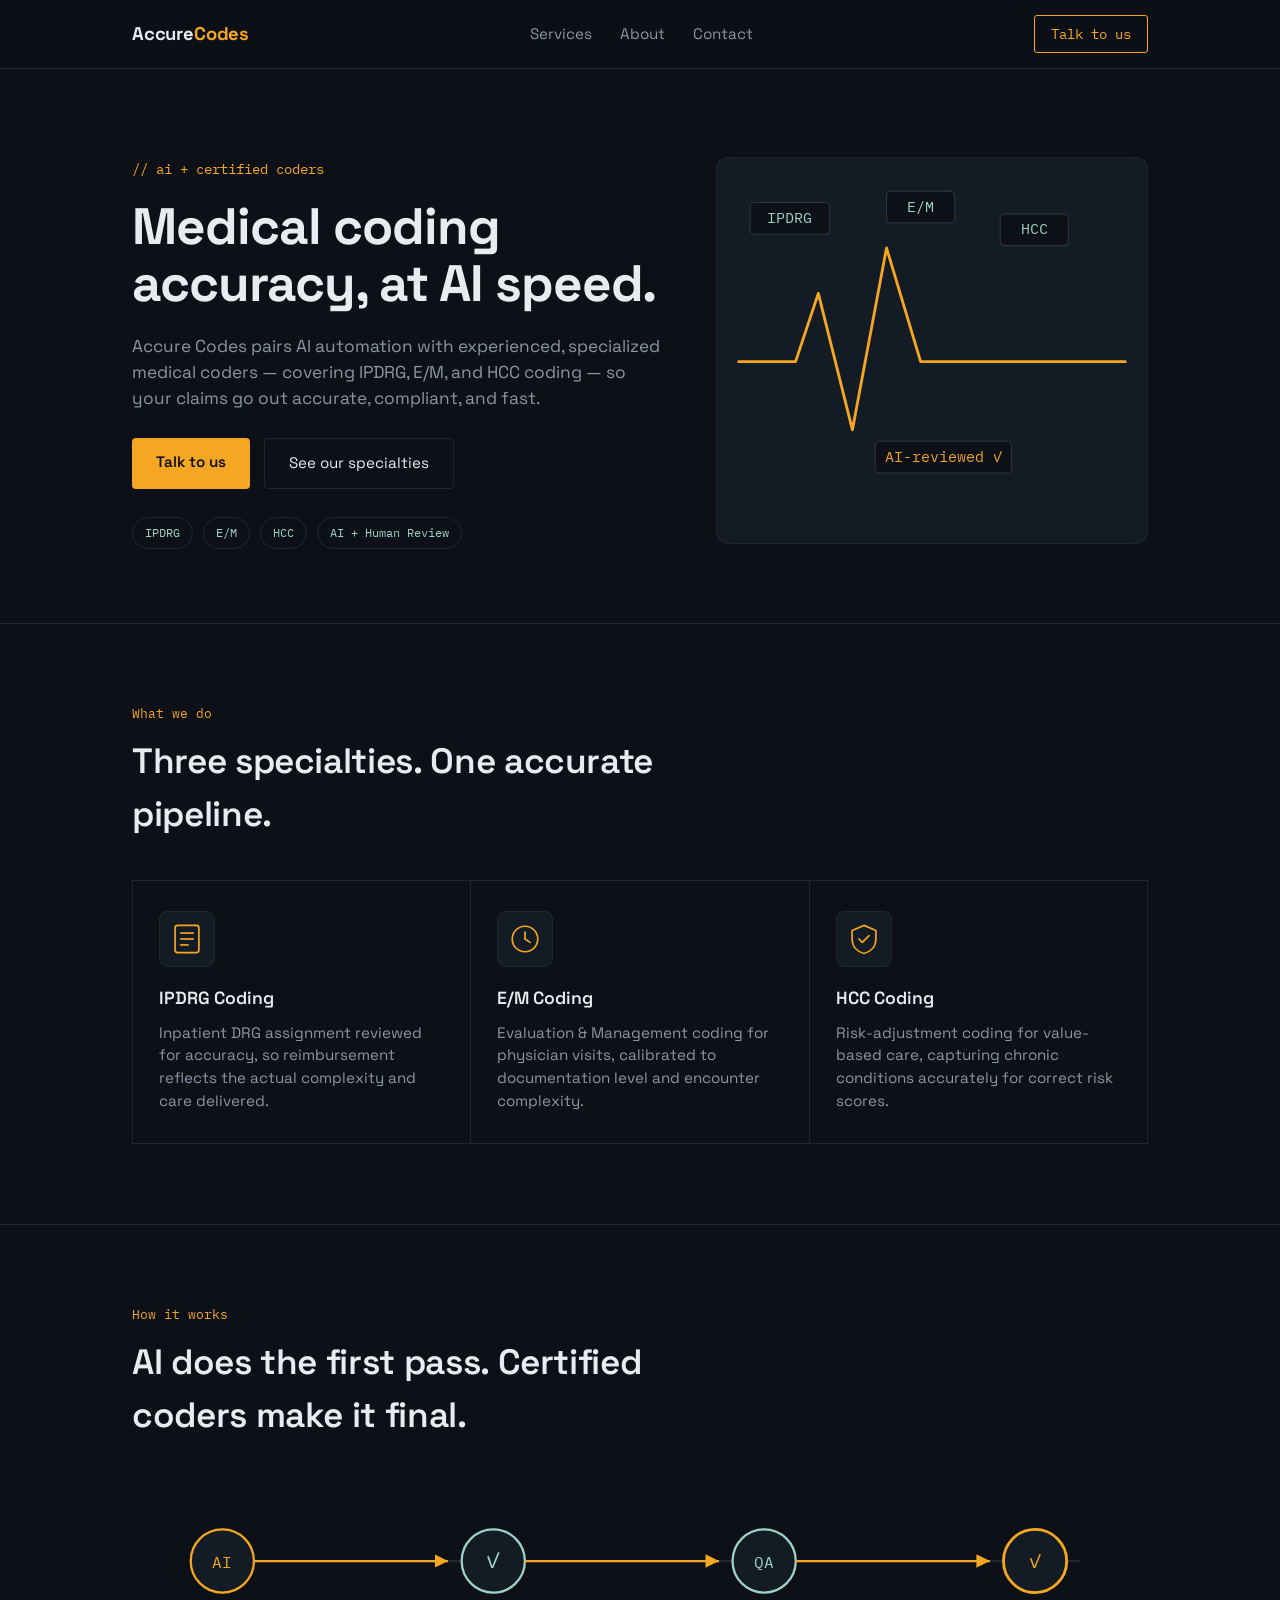
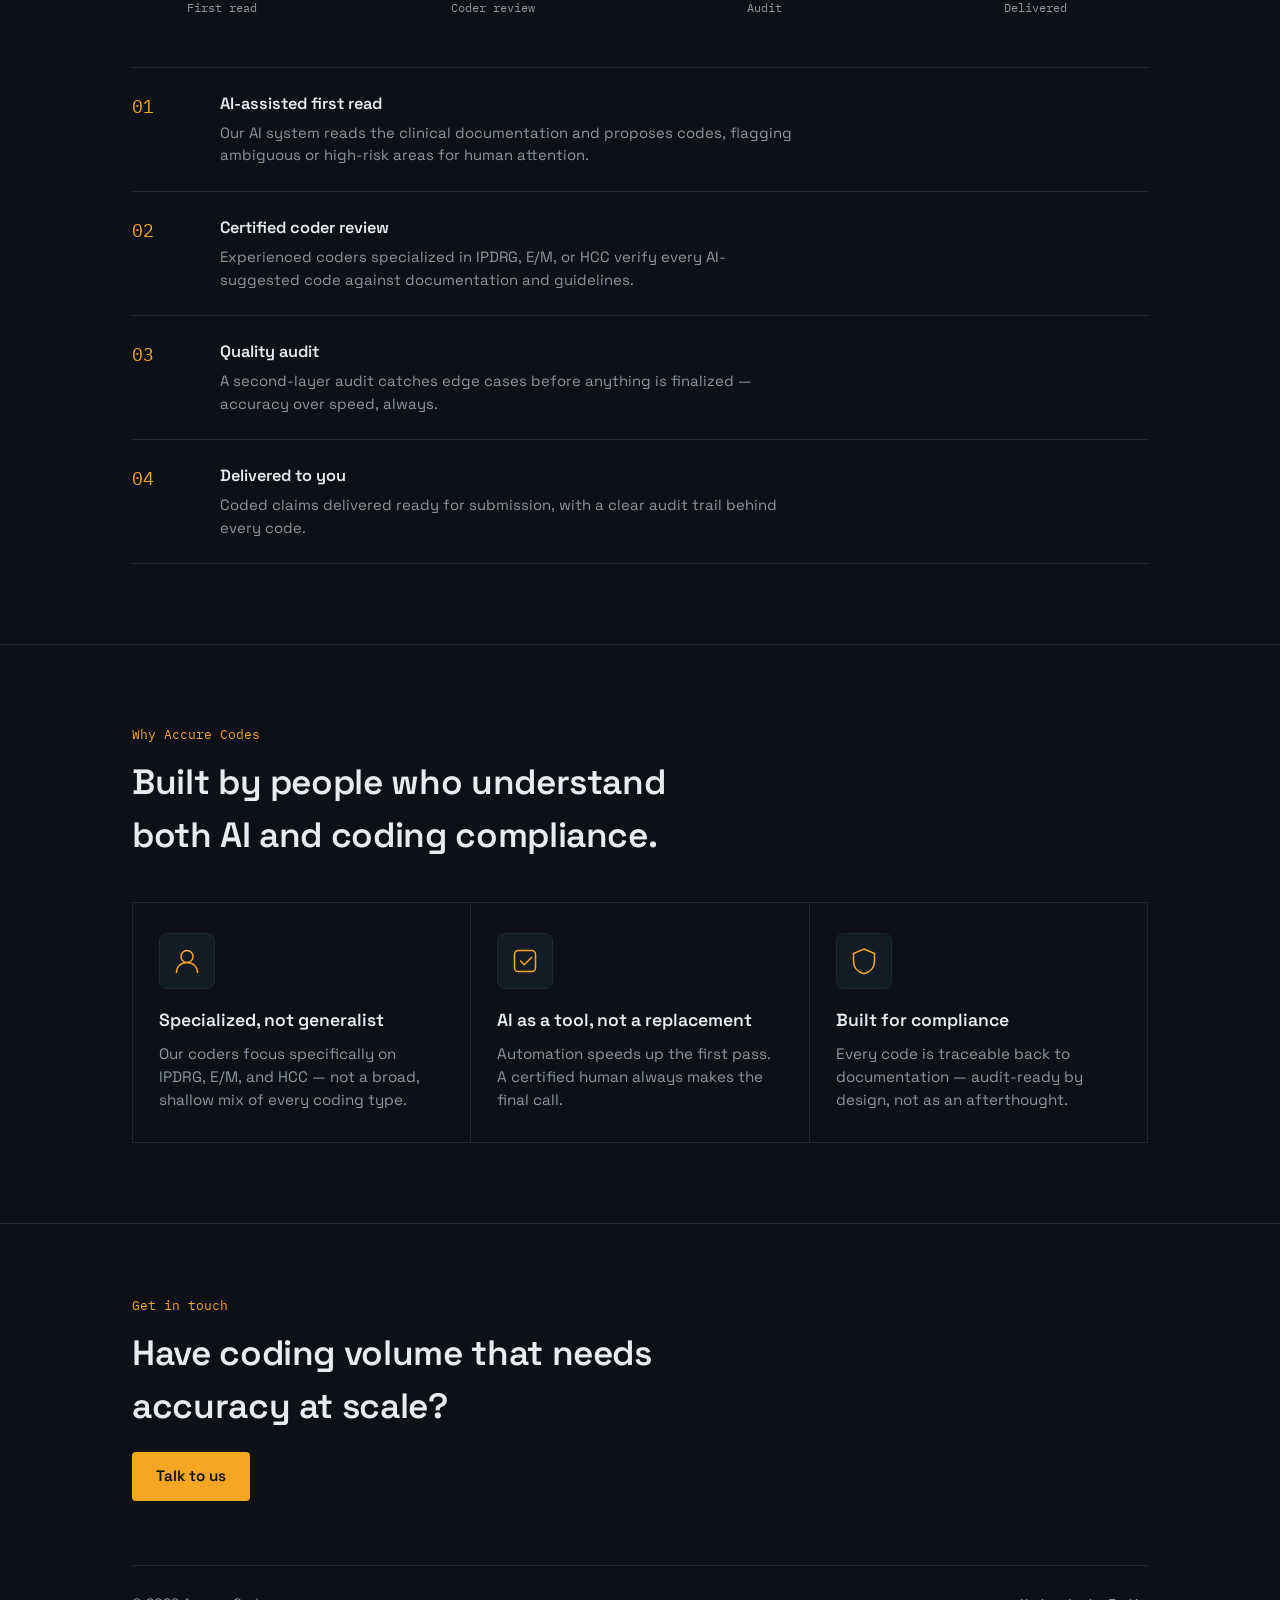
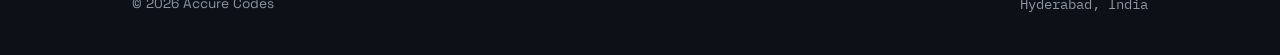
<file: index.html>
<!DOCTYPE html>
<html lang="en">
<head>
<meta charset="UTF-8">
<meta name="viewport" content="width=device-width, initial-scale=1.0">
<title>Accure Codes — AI-Powered Medical Coding</title>
<link rel="preconnect" href="https://fonts.googleapis.com">
<link href="https://fonts.googleapis.com/css2?family=Space+Grotesk:wght@400;500;600;700&family=IBM+Plex+Mono:wght@400;500&display=swap" rel="stylesheet">
<link rel="stylesheet" href="styles.css">
</head>
<body>

<nav>
  <div class="wrap">
    <a href="index.html" class="logo">Accure<span>Codes</span></a>
    <div class="links">
      <a href="services.html">Services</a>
      <a href="about.html">About</a>
      <a href="contact.html">Contact</a>
    </div>
    <a href="contact.html" class="nav-cta">Talk to us</a>
  </div>
</nav>

<header class="hero">
  <div class="wrap hero-grid">
    <div>
      <div class="kicker">// ai + certified coders</div>
      <h1>Medical coding accuracy, at AI speed.</h1>
      <p class="hero-sub">Accure Codes pairs AI automation with experienced, specialized medical coders — covering IPDRG, E/M, and HCC coding — so your claims go out accurate, compliant, and fast.</p>
      <div class="btn-row">
        <a href="contact.html" class="btn-primary">Talk to us</a>
        <a href="services.html" class="btn-ghost">See our specialties</a>
      </div>
      <div class="badge-row">
        <span class="badge">IPDRG</span>
        <span class="badge">E/M</span>
        <span class="badge">HCC</span>
        <span class="badge">AI + Human Review</span>
      </div>
    </div>
    <div class="hero-visual">
      <svg viewBox="0 0 380 340" xmlns="http://www.w3.org/2000/svg">
        <rect x="0" y="0" width="380" height="340" rx="12" fill="#131B24" stroke="#1F2733"/>
        <!-- pulse line -->
        <polyline points="20,180 70,180 90,120 120,240 150,80 180,180 360,180"
          fill="none" stroke="#F5A623" stroke-width="2.5" stroke-linejoin="round" stroke-linecap="round"/>
        <!-- coding tags floating -->
        <g font-family="IBM Plex Mono, monospace" font-size="13">
          <rect x="30" y="40" width="70" height="28" rx="4" fill="#0D1117" stroke="#2A3644"/>
          <text x="65" y="58" fill="#9ED3C4" text-anchor="middle">IPDRG</text>

          <rect x="150" y="30" width="60" height="28" rx="4" fill="#0D1117" stroke="#2A3644"/>
          <text x="180" y="48" fill="#9ED3C4" text-anchor="middle">E/M</text>

          <rect x="250" y="50" width="60" height="28" rx="4" fill="#0D1117" stroke="#2A3644"/>
          <text x="280" y="68" fill="#9ED3C4" text-anchor="middle">HCC</text>

          <rect x="140" y="250" width="120" height="28" rx="4" fill="#0D1117" stroke="#2A3644"/>
          <text x="200" y="268" fill="#F5A623" text-anchor="middle">AI-reviewed ✓</text>
        </g>
      </svg>
    </div>
  </div>
</header>

<section id="overview">
  <div class="wrap">
    <div class="section-label">What we do</div>
    <h2>Three specialties. One accurate pipeline.</h2>
    <div class="grid-3">
      <div class="cell">
        <div class="icon-box">
          <svg viewBox="0 0 40 40" width="34" height="34"><rect x="6" y="4" width="28" height="32" rx="3" fill="none" stroke="#F5A623" stroke-width="2"/><line x1="12" y1="13" x2="28" y2="13" stroke="#F5A623" stroke-width="2"/><line x1="12" y1="20" x2="28" y2="20" stroke="#F5A623" stroke-width="2"/><line x1="12" y1="27" x2="22" y2="27" stroke="#F5A623" stroke-width="2"/></svg>
        </div>
        <h3>IPDRG Coding</h3>
        <p>Inpatient DRG assignment reviewed for accuracy, so reimbursement reflects the actual complexity and care delivered.</p>
      </div>
      <div class="cell">
        <div class="icon-box">
          <svg viewBox="0 0 40 40" width="34" height="34"><circle cx="20" cy="20" r="15" fill="none" stroke="#F5A623" stroke-width="2"/><path d="M20 12 v8 l6 4" fill="none" stroke="#F5A623" stroke-width="2" stroke-linecap="round"/></svg>
        </div>
        <h3>E/M Coding</h3>
        <p>Evaluation & Management coding for physician visits, calibrated to documentation level and encounter complexity.</p>
      </div>
      <div class="cell">
        <div class="icon-box">
          <svg viewBox="0 0 40 40" width="34" height="34"><path d="M20 4 L34 10 V20 C34 29 28 35 20 37 C12 35 6 29 6 20 V10 Z" fill="none" stroke="#F5A623" stroke-width="2"/><path d="M14 20 l4 4 8-8" fill="none" stroke="#F5A623" stroke-width="2" stroke-linecap="round" stroke-linejoin="round"/></svg>
        </div>
        <h3>HCC Coding</h3>
        <p>Risk-adjustment coding for value-based care, capturing chronic conditions accurately for correct risk scores.</p>
      </div>
    </div>
  </div>
</section>

<section id="how">
  <div class="wrap">
    <div class="section-label">How it works</div>
    <h2>AI does the first pass. Certified coders make it final.</h2>

    <div class="pipeline-visual">
      <svg viewBox="0 0 900 140" xmlns="http://www.w3.org/2000/svg">
        <line x1="60" y1="70" x2="840" y2="70" stroke="#1F2733" stroke-width="2"/>

        <g>
          <circle cx="80" cy="70" r="28" fill="#131B24" stroke="#F5A623" stroke-width="2"/>
          <text x="80" y="76" text-anchor="middle" fill="#F5A623" font-family="IBM Plex Mono" font-size="14">AI</text>
          <text x="80" y="115" text-anchor="middle" fill="#8B96A5" font-family="IBM Plex Mono" font-size="11">First read</text>
        </g>

        <path d="M108 70 L280 70" stroke="#F5A623" stroke-width="2" marker-end="url(#arrow)"/>

        <g>
          <circle cx="320" cy="70" r="28" fill="#131B24" stroke="#9ED3C4" stroke-width="2"/>
          <text x="320" y="76" text-anchor="middle" fill="#9ED3C4" font-family="IBM Plex Mono" font-size="20">✓</text>
          <text x="320" y="115" text-anchor="middle" fill="#8B96A5" font-family="IBM Plex Mono" font-size="11">Coder review</text>
        </g>

        <path d="M348 70 L520 70" stroke="#F5A623" stroke-width="2" marker-end="url(#arrow)"/>

        <g>
          <circle cx="560" cy="70" r="28" fill="#131B24" stroke="#9ED3C4" stroke-width="2"/>
          <text x="560" y="76" text-anchor="middle" fill="#9ED3C4" font-family="IBM Plex Mono" font-size="14">QA</text>
          <text x="560" y="115" text-anchor="middle" fill="#8B96A5" font-family="IBM Plex Mono" font-size="11">Audit</text>
        </g>

        <path d="M588 70 L760 70" stroke="#F5A623" stroke-width="2" marker-end="url(#arrow)"/>

        <g>
          <circle cx="800" cy="70" r="28" fill="#131B24" stroke="#F5A623" stroke-width="2.5"/>
          <text x="800" y="76" text-anchor="middle" fill="#F5A623" font-family="IBM Plex Mono" font-size="18">✓</text>
          <text x="800" y="115" text-anchor="middle" fill="#8B96A5" font-family="IBM Plex Mono" font-size="11">Delivered</text>
        </g>

        <defs>
          <marker id="arrow" markerWidth="8" markerHeight="8" refX="6" refY="3" orient="auto">
            <path d="M0,0 L6,3 L0,6 Z" fill="#F5A623"/>
          </marker>
        </defs>
      </svg>
    </div>

    <div class="process">
      <div class="step">
        <div class="num">01</div>
        <div>
          <h4>AI-assisted first read</h4>
          <p>Our AI system reads the clinical documentation and proposes codes, flagging ambiguous or high-risk areas for human attention.</p>
        </div>
      </div>
      <div class="step">
        <div class="num">02</div>
        <div>
          <h4>Certified coder review</h4>
          <p>Experienced coders specialized in IPDRG, E/M, or HCC verify every AI-suggested code against documentation and guidelines.</p>
        </div>
      </div>
      <div class="step">
        <div class="num">03</div>
        <div>
          <h4>Quality audit</h4>
          <p>A second-layer audit catches edge cases before anything is finalized — accuracy over speed, always.</p>
        </div>
      </div>
      <div class="step">
        <div class="num">04</div>
        <div>
          <h4>Delivered to you</h4>
          <p>Coded claims delivered ready for submission, with a clear audit trail behind every code.</p>
        </div>
      </div>
    </div>
  </div>
</section>

<section id="why">
  <div class="wrap">
    <div class="section-label">Why Accure Codes</div>
    <h2>Built by people who understand both AI and coding compliance.</h2>
    <div class="grid-3">
      <div class="cell">
        <div class="icon-box">
          <svg viewBox="0 0 40 40" width="30" height="30"><circle cx="20" cy="14" r="8" fill="none" stroke="#F5A623" stroke-width="2"/><path d="M6 36 c0-9 6-14 14-14 s14 5 14 14" fill="none" stroke="#F5A623" stroke-width="2"/></svg>
        </div>
        <h3>Specialized, not generalist</h3>
        <p>Our coders focus specifically on IPDRG, E/M, and HCC — not a broad, shallow mix of every coding type.</p>
      </div>
      <div class="cell">
        <div class="icon-box">
          <svg viewBox="0 0 40 40" width="30" height="30"><rect x="6" y="6" width="28" height="28" rx="5" fill="none" stroke="#F5A623" stroke-width="2"/><path d="M14 20 l5 5 10-10" fill="none" stroke="#F5A623" stroke-width="2" stroke-linecap="round" stroke-linejoin="round"/></svg>
        </div>
        <h3>AI as a tool, not a replacement</h3>
        <p>Automation speeds up the first pass. A certified human always makes the final call.</p>
      </div>
      <div class="cell">
        <div class="icon-box">
          <svg viewBox="0 0 40 40" width="30" height="30"><path d="M20 4 L34 10 V20 C34 29 28 35 20 37 C12 35 6 29 6 20 V10 Z" fill="none" stroke="#F5A623" stroke-width="2"/></svg>
        </div>
        <h3>Built for compliance</h3>
        <p>Every code is traceable back to documentation — audit-ready by design, not as an afterthought.</p>
      </div>
    </div>
  </div>
</section>

<footer id="contact-cta">
  <div class="wrap">
    <div class="cta-block">
      <div class="section-label">Get in touch</div>
      <h2>Have coding volume that needs accuracy at scale?</h2>
      <div class="btn-row">
        <a href="contact.html" class="btn-primary">Talk to us</a>
      </div>
    </div>
    <div class="footer-bottom">
      <div>© 2026 Accure Codes</div>
      <div class="mono">Hyderabad, India</div>
    </div>
  </div>
</footer>

</body>
</html>
</file>
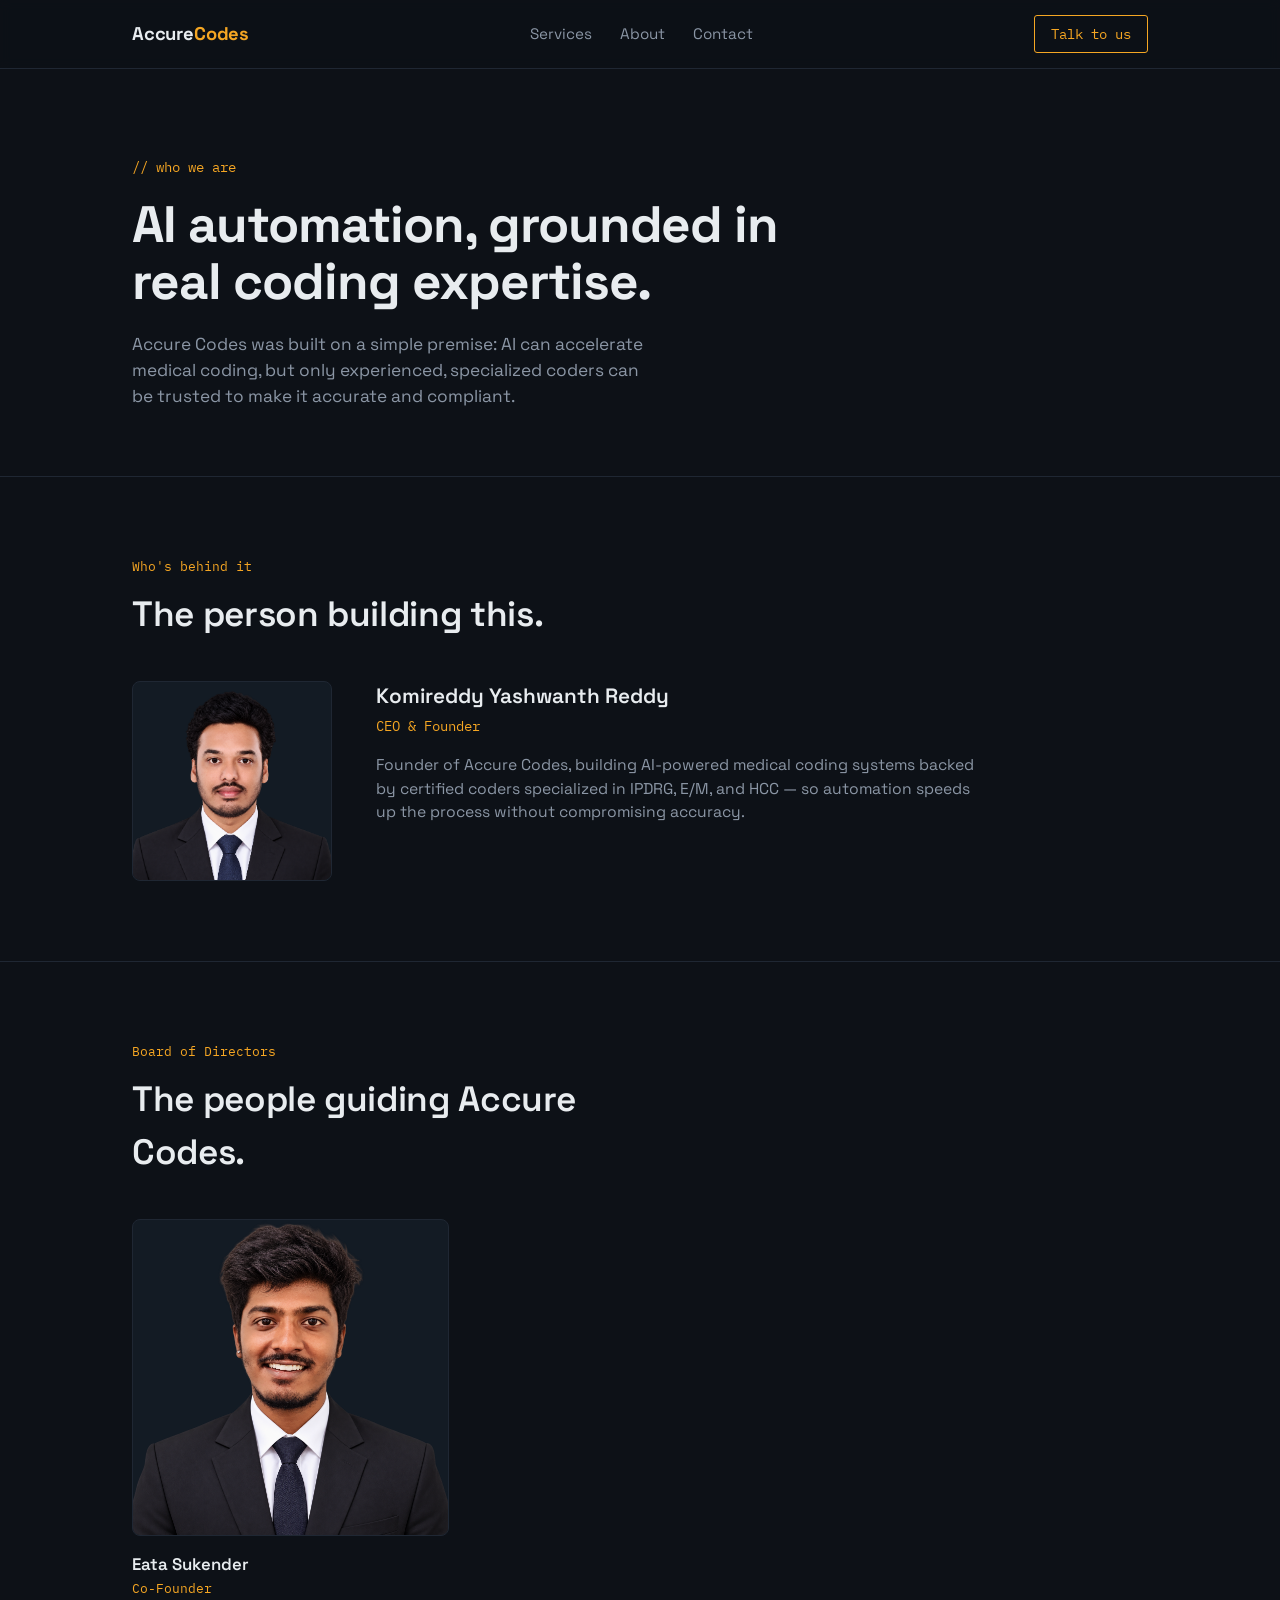
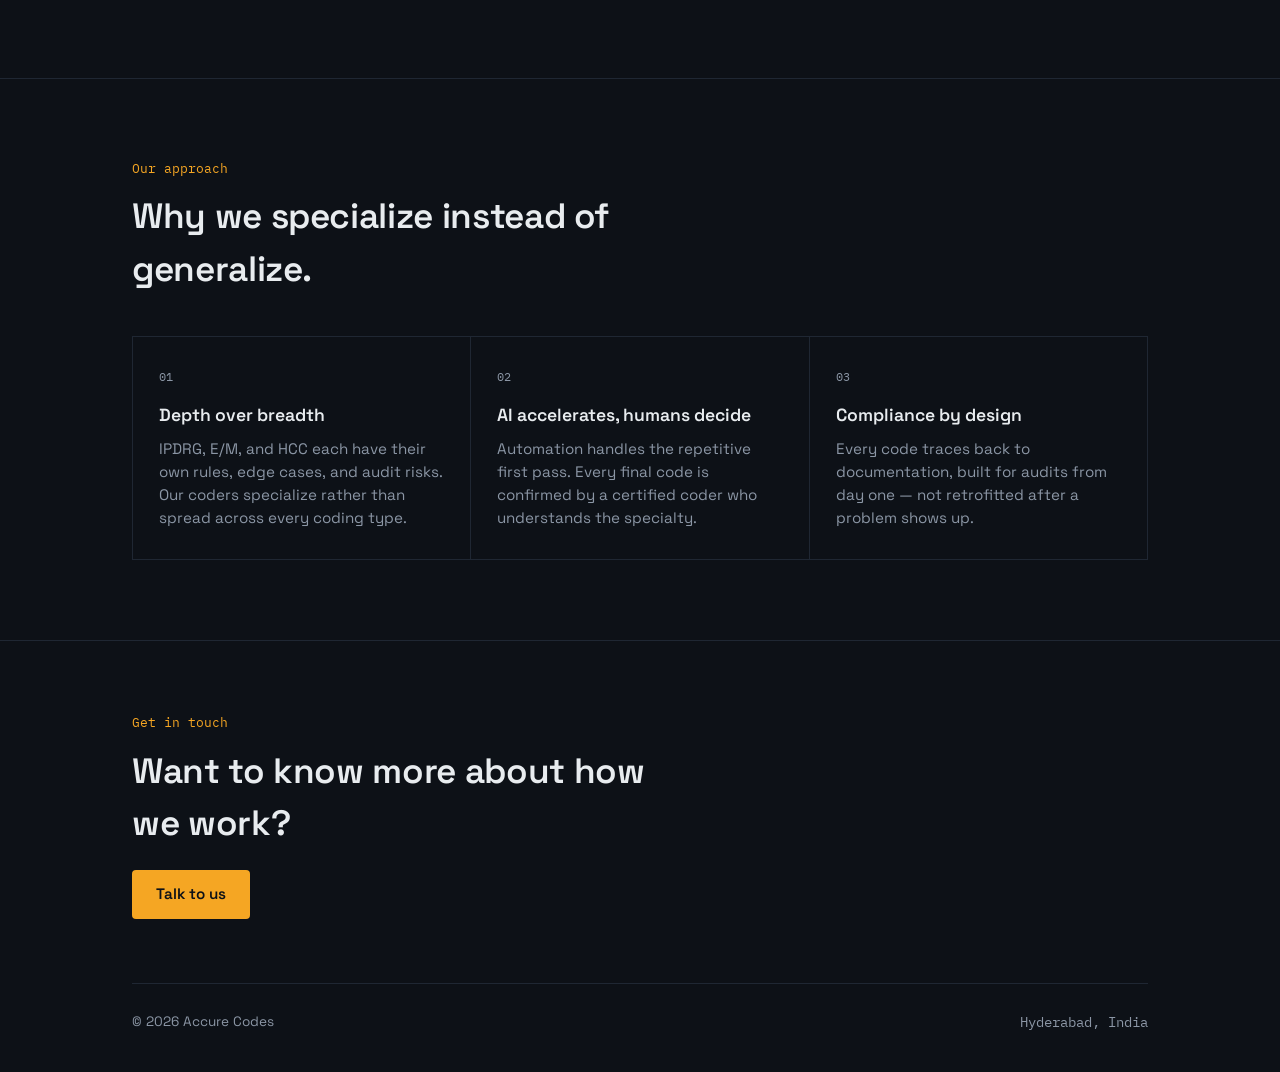
<file: about.html>
<!DOCTYPE html>
<html lang="en">
<head>
<meta charset="UTF-8">
<meta name="viewport" content="width=device-width, initial-scale=1.0">
<title>About — Accure Codes</title>
<link rel="preconnect" href="https://fonts.googleapis.com">
<link href="https://fonts.googleapis.com/css2?family=Space+Grotesk:wght@400;500;600;700&family=IBM+Plex+Mono:wght@400;500&display=swap" rel="stylesheet">
<link rel="stylesheet" href="styles.css">
</head>
<body>

<nav>
  <div class="wrap">
    <a href="index.html" class="logo">Accure<span>Codes</span></a>
    <div class="links">
      <a href="services.html">Services</a>
      <a href="about.html">About</a>
      <a href="contact.html">Contact</a>
    </div>
    <a href="contact.html" class="nav-cta">Talk to us</a>
  </div>
</nav>

<header class="hero" style="padding-bottom: 40px;">
  <div class="wrap">
    <div class="kicker">// who we are</div>
    <h1 style="max-width: 20ch;">AI automation, grounded in real coding expertise.</h1>
    <p class="hero-sub">Accure Codes was built on a simple premise: AI can accelerate medical coding, but only experienced, specialized coders can be trusted to make it accurate and compliant.</p>
  </div>
</header>

<section id="founder">
  <div class="wrap">
    <div class="section-label">Who's behind it</div>
    <h2>The person building this.</h2>
    <div class="founder-grid">
      <div class="founder-photo">
        <img src="komireddy-yashwanth-reddy.jpg" alt="Komireddy Yashwanth Reddy">
      </div>
      <div>
        <div class="founder-name">Komireddy Yashwanth Reddy</div>
        <div class="founder-title">CEO &amp; Founder</div>
        <p class="founder-bio">Founder of Accure Codes, building AI-powered medical coding systems backed by certified coders specialized in IPDRG, E/M, and HCC — so automation speeds up the process without compromising accuracy.</p>
      </div>
    </div>
  </div>
</section>

<section id="board">
  <div class="wrap">
    <div class="section-label">Board of Directors</div>
    <h2>The people guiding Accure Codes.</h2>
    <div class="board-grid">
      <div class="board-card">
        <div class="board-photo">
          <img src="eata-sukender.jpg" alt="Eata Sukender">
        </div>
        <div class="board-name">Eata Sukender</div>
        <div class="board-title">Co-Founder</div>
      </div>
    </div>
  </div>
</section>

<section>
  <div class="wrap">
    <div class="section-label">Our approach</div>
    <h2>Why we specialize instead of generalize.</h2>
    <div class="grid-3">
      <div class="cell">
        <div class="idx">01</div>
        <h3>Depth over breadth</h3>
        <p>IPDRG, E/M, and HCC each have their own rules, edge cases, and audit risks. Our coders specialize rather than spread across every coding type.</p>
      </div>
      <div class="cell">
        <div class="idx">02</div>
        <h3>AI accelerates, humans decide</h3>
        <p>Automation handles the repetitive first pass. Every final code is confirmed by a certified coder who understands the specialty.</p>
      </div>
      <div class="cell">
        <div class="idx">03</div>
        <h3>Compliance by design</h3>
        <p>Every code traces back to documentation, built for audits from day one — not retrofitted after a problem shows up.</p>
      </div>
    </div>
  </div>
</section>

<footer id="contact-cta">
  <div class="wrap">
    <div class="cta-block">
      <div class="section-label">Get in touch</div>
      <h2>Want to know more about how we work?</h2>
      <div class="btn-row">
        <a href="contact.html" class="btn-primary">Talk to us</a>
      </div>
    </div>
    <div class="footer-bottom">
      <div>© 2026 Accure Codes</div>
      <div class="mono">Hyderabad, India</div>
    </div>
  </div>
</footer>

</body>
</html>
</file>
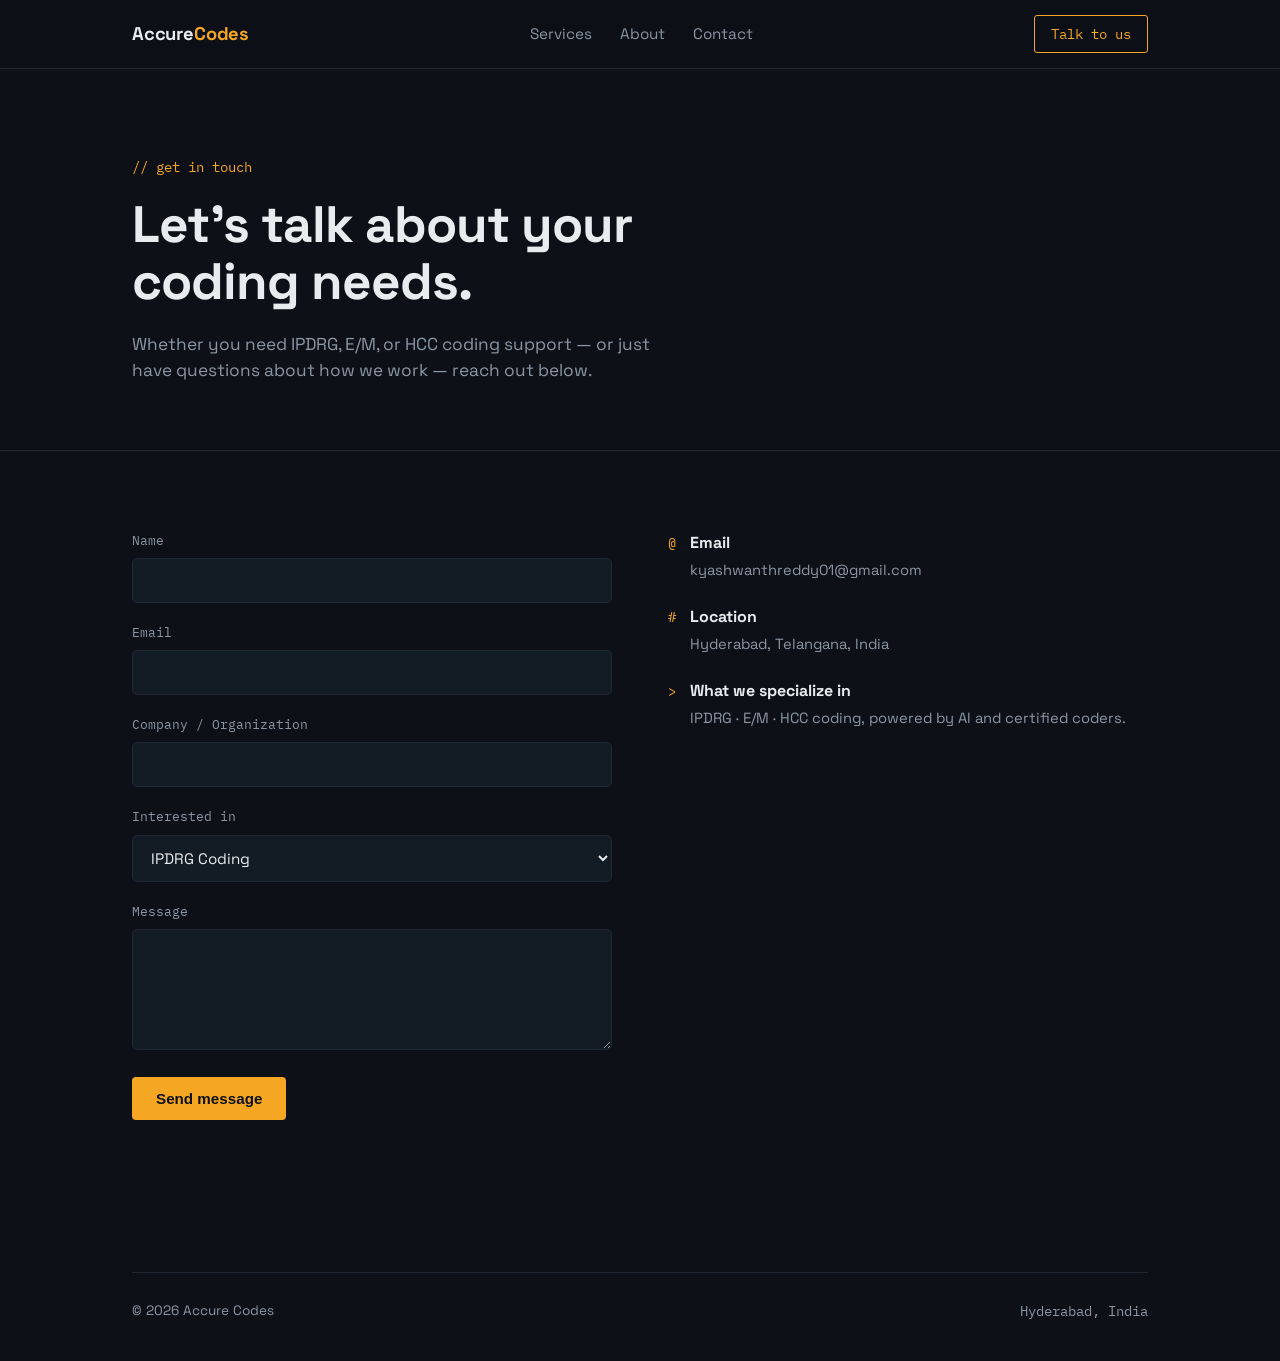
<file: contact.html>
<!DOCTYPE html>
<html lang="en">
<head>
<meta charset="UTF-8">
<meta name="viewport" content="width=device-width, initial-scale=1.0">
<title>Contact — Accure Codes</title>
<link rel="preconnect" href="https://fonts.googleapis.com">
<link href="https://fonts.googleapis.com/css2?family=Space+Grotesk:wght@400;500;600;700&family=IBM+Plex+Mono:wght@400;500&display=swap" rel="stylesheet">
<link rel="stylesheet" href="styles.css">
</head>
<body>

<nav>
  <div class="wrap">
    <a href="index.html" class="logo">Accure<span>Codes</span></a>
    <div class="links">
      <a href="services.html">Services</a>
      <a href="about.html">About</a>
      <a href="contact.html">Contact</a>
    </div>
    <a href="contact.html" class="nav-cta">Talk to us</a>
  </div>
</nav>

<header class="hero" style="padding-bottom: 40px;">
  <div class="wrap">
    <div class="kicker">// get in touch</div>
    <h1 style="max-width: 18ch;">Let's talk about your coding needs.</h1>
    <p class="hero-sub">Whether you need IPDRG, E/M, or HCC coding support — or just have questions about how we work — reach out below.</p>
  </div>
</header>

<section style="border-bottom: none;">
  <div class="wrap contact-grid">
    <div>
      <form action="https://formsubmit.co/kyashwanthreddy01@gmail.com" method="POST">
        <div class="form-group">
          <label for="name">Name</label>
          <input type="text" id="name" name="name" required>
        </div>
        <div class="form-group">
          <label for="email">Email</label>
          <input type="email" id="email" name="email" required>
        </div>
        <div class="form-group">
          <label for="company">Company / Organization</label>
          <input type="text" id="company" name="company">
        </div>
        <div class="form-group">
          <label for="interest">Interested in</label>
          <select id="interest" name="interest">
            <option>IPDRG Coding</option>
            <option>E/M Coding</option>
            <option>HCC Coding</option>
            <option>Not sure yet</option>
          </select>
        </div>
        <div class="form-group">
          <label for="message">Message</label>
          <textarea id="message" name="message" rows="5" required></textarea>
        </div>
        <button type="submit" class="btn-primary" style="border: none; cursor: pointer;">Send message</button>
      </form>
    </div>
    <div>
      <div class="contact-info-item">
        <div class="ic">@</div>
        <div>
          <h4>Email</h4>
          <p>kyashwanthreddy01@gmail.com</p>
        </div>
      </div>
      <div class="contact-info-item">
        <div class="ic">#</div>
        <div>
          <h4>Location</h4>
          <p>Hyderabad, Telangana, India</p>
        </div>
      </div>
      <div class="contact-info-item">
        <div class="ic">&gt;</div>
        <div>
          <h4>What we specialize in</h4>
          <p>IPDRG · E/M · HCC coding, powered by AI and certified coders.</p>
        </div>
      </div>
    </div>
  </div>
</section>

<footer>
  <div class="wrap">
    <div class="footer-bottom">
      <div>© 2026 Accure Codes</div>
      <div class="mono">Hyderabad, India</div>
    </div>
  </div>
</footer>

</body>
</html>
</file>
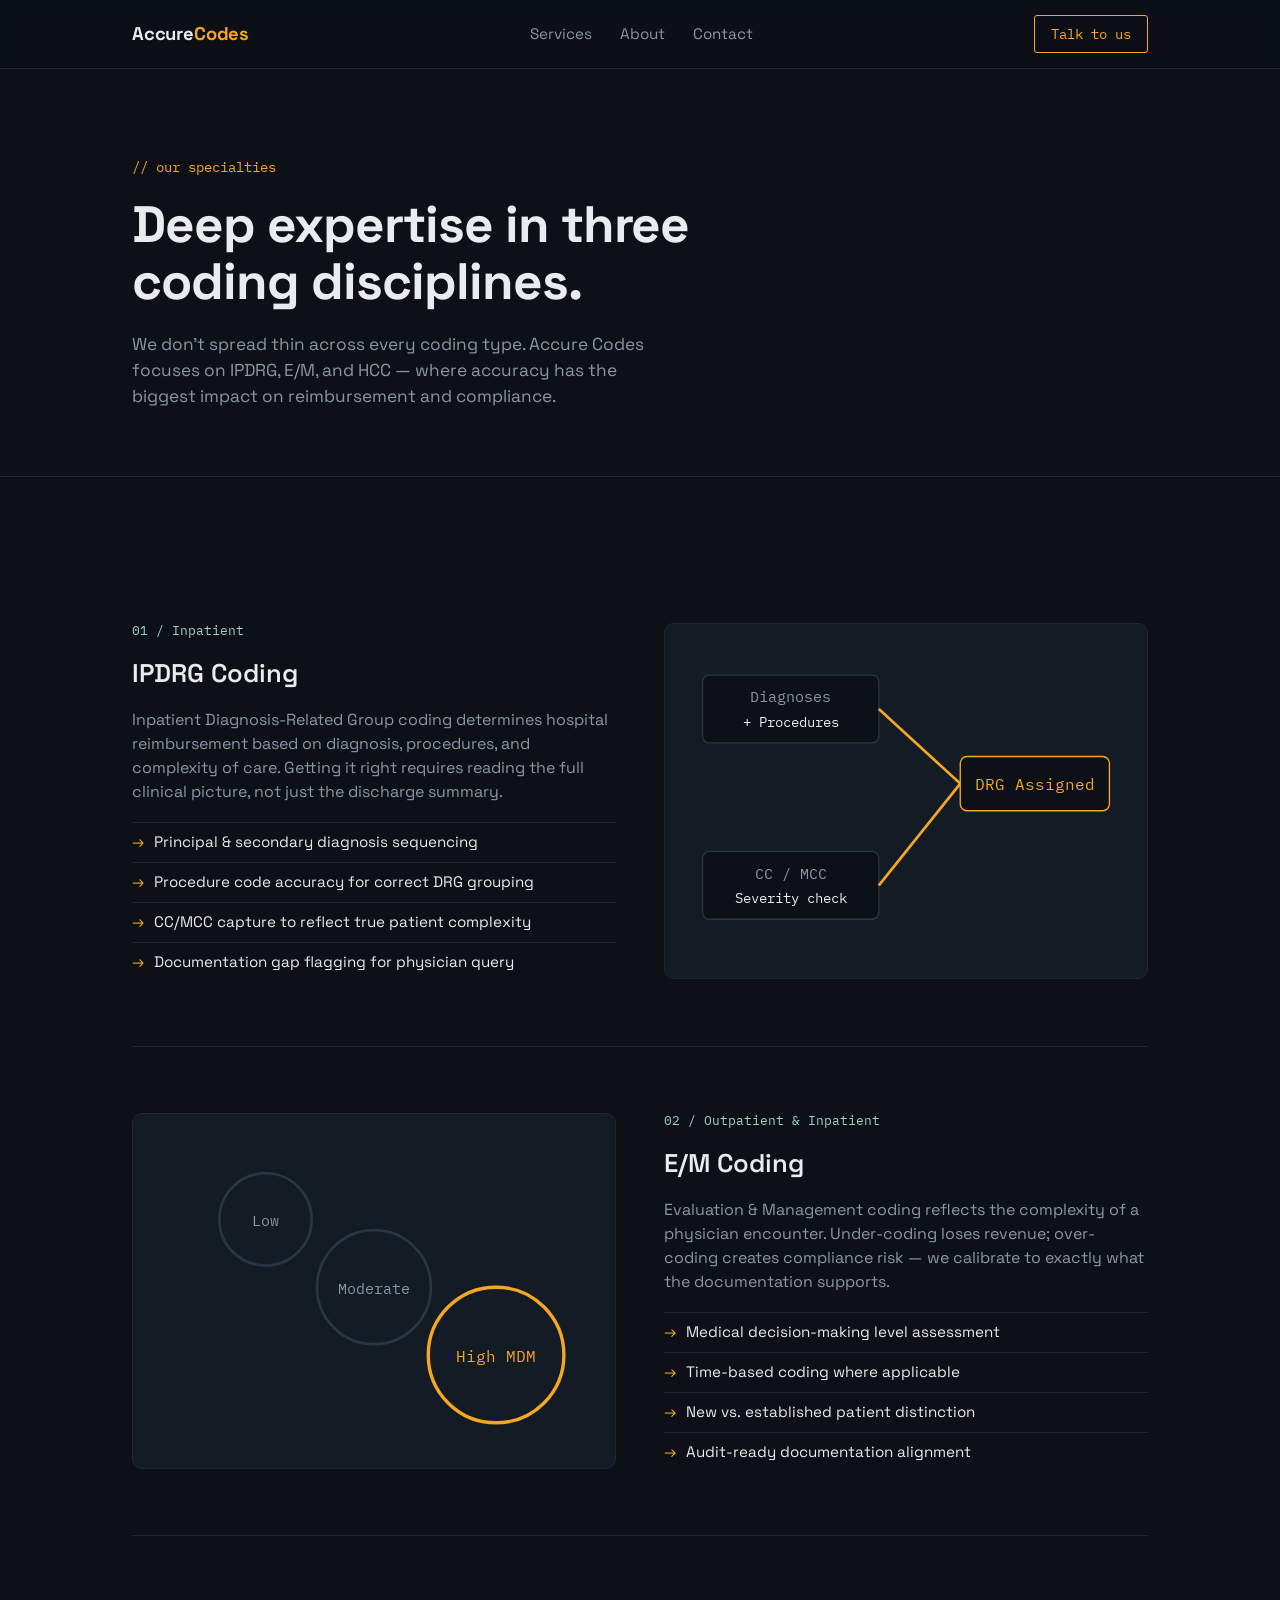
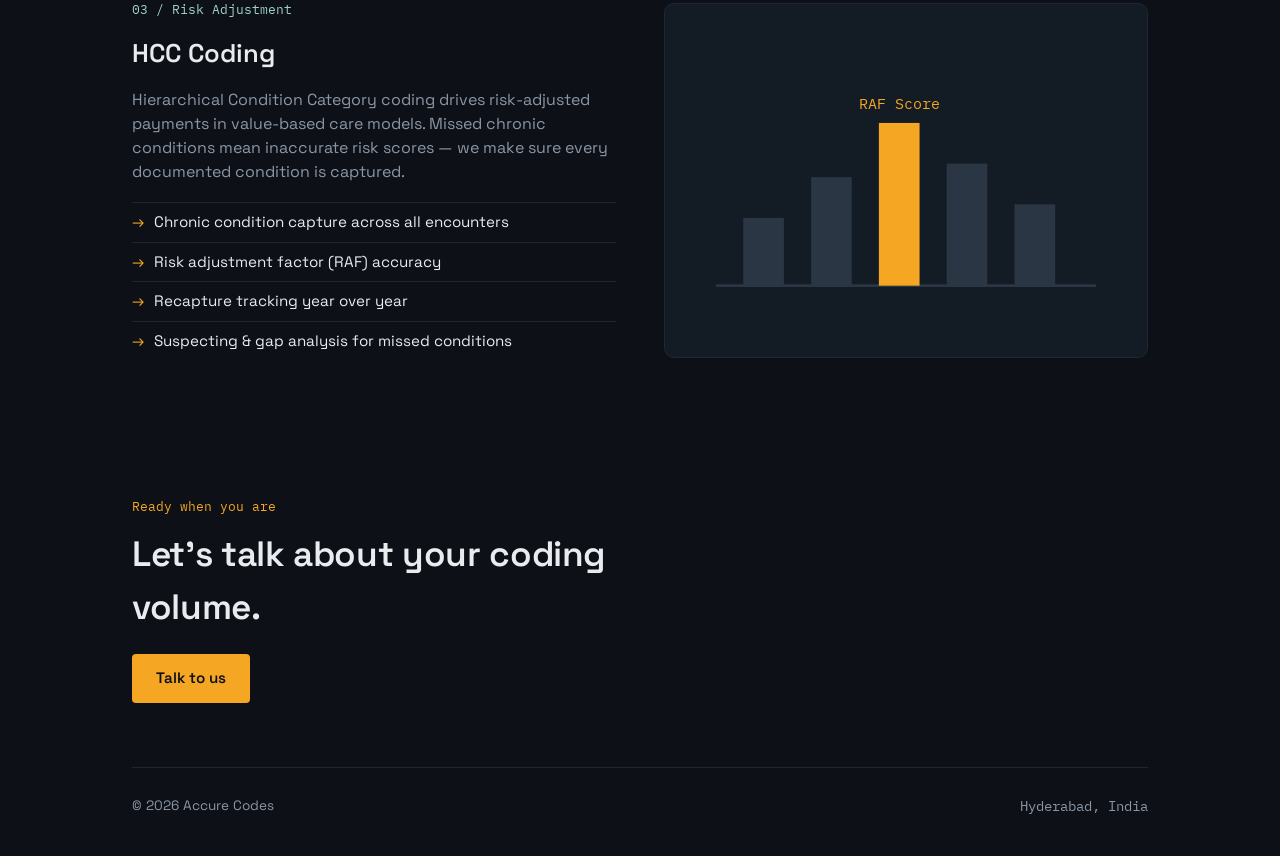
<file: services.html>
<!DOCTYPE html>
<html lang="en">
<head>
<meta charset="UTF-8">
<meta name="viewport" content="width=device-width, initial-scale=1.0">
<title>Services — Accure Codes</title>
<link rel="preconnect" href="https://fonts.googleapis.com">
<link href="https://fonts.googleapis.com/css2?family=Space+Grotesk:wght@400;500;600;700&family=IBM+Plex+Mono:wght@400;500&display=swap" rel="stylesheet">
<link rel="stylesheet" href="styles.css">
</head>
<body>

<nav>
  <div class="wrap">
    <a href="index.html" class="logo">Accure<span>Codes</span></a>
    <div class="links">
      <a href="services.html">Services</a>
      <a href="about.html">About</a>
      <a href="contact.html">Contact</a>
    </div>
    <a href="contact.html" class="nav-cta">Talk to us</a>
  </div>
</nav>

<header class="hero" style="padding-bottom: 40px;">
  <div class="wrap">
    <div class="kicker">// our specialties</div>
    <h1 style="max-width: 20ch;">Deep expertise in three coding disciplines.</h1>
    <p class="hero-sub">We don't spread thin across every coding type. Accure Codes focuses on IPDRG, E/M, and HCC — where accuracy has the biggest impact on reimbursement and compliance.</p>
  </div>
</header>

<section style="border-bottom: none; padding-bottom: 0;">
  <div class="wrap">

    <div class="service-block">
      <div>
        <div class="service-tag">01 / Inpatient</div>
        <h3>IPDRG Coding</h3>
        <p>Inpatient Diagnosis-Related Group coding determines hospital reimbursement based on diagnosis, procedures, and complexity of care. Getting it right requires reading the full clinical picture, not just the discharge summary.</p>
        <ul class="service-list">
          <li>Principal & secondary diagnosis sequencing</li>
          <li>Procedure code accuracy for correct DRG grouping</li>
          <li>CC/MCC capture to reflect true patient complexity</li>
          <li>Documentation gap flagging for physician query</li>
        </ul>
      </div>
      <div class="service-visual">
        <svg viewBox="0 0 320 220" xmlns="http://www.w3.org/2000/svg">
          <rect x="10" y="20" width="130" height="50" rx="5" fill="#0D1117" stroke="#2A3644"/>
          <text x="75" y="40" text-anchor="middle" fill="#8B96A5" font-family="IBM Plex Mono" font-size="11">Diagnoses</text>
          <text x="75" y="58" text-anchor="middle" fill="#E8ECEF" font-family="IBM Plex Mono" font-size="10">+ Procedures</text>

          <rect x="10" y="150" width="130" height="50" rx="5" fill="#0D1117" stroke="#2A3644"/>
          <text x="75" y="170" text-anchor="middle" fill="#8B96A5" font-family="IBM Plex Mono" font-size="11">CC / MCC</text>
          <text x="75" y="188" text-anchor="middle" fill="#E8ECEF" font-family="IBM Plex Mono" font-size="10">Severity check</text>

          <path d="M140 45 L200 100 L140 175" fill="none" stroke="#F5A623" stroke-width="2"/>
          <rect x="200" y="80" width="110" height="40" rx="5" fill="#0D1117" stroke="#F5A623"/>
          <text x="255" y="105" text-anchor="middle" fill="#F5A623" font-family="IBM Plex Mono" font-size="12">DRG Assigned</text>
        </svg>
      </div>
    </div>

    <div class="service-block reverse">
      <div>
        <div class="service-tag">02 / Outpatient & Inpatient</div>
        <h3>E/M Coding</h3>
        <p>Evaluation & Management coding reflects the complexity of a physician encounter. Under-coding loses revenue; over-coding creates compliance risk — we calibrate to exactly what the documentation supports.</p>
        <ul class="service-list">
          <li>Medical decision-making level assessment</li>
          <li>Time-based coding where applicable</li>
          <li>New vs. established patient distinction</li>
          <li>Audit-ready documentation alignment</li>
        </ul>
      </div>
      <div class="service-visual">
        <svg viewBox="0 0 320 220" xmlns="http://www.w3.org/2000/svg">
          <circle cx="80" cy="60" r="34" fill="none" stroke="#2A3644" stroke-width="2"/>
          <text x="80" y="65" text-anchor="middle" fill="#8B96A5" font-family="IBM Plex Mono" font-size="11">Low</text>
          <circle cx="160" cy="110" r="42" fill="none" stroke="#2A3644" stroke-width="2"/>
          <text x="160" y="115" text-anchor="middle" fill="#8B96A5" font-family="IBM Plex Mono" font-size="11">Moderate</text>
          <circle cx="250" cy="160" r="50" fill="none" stroke="#F5A623" stroke-width="2.5"/>
          <text x="250" y="165" text-anchor="middle" fill="#F5A623" font-family="IBM Plex Mono" font-size="12">High MDM</text>
        </svg>
      </div>
    </div>

    <div class="service-block">
      <div>
        <div class="service-tag">03 / Risk Adjustment</div>
        <h3>HCC Coding</h3>
        <p>Hierarchical Condition Category coding drives risk-adjusted payments in value-based care models. Missed chronic conditions mean inaccurate risk scores — we make sure every documented condition is captured.</p>
        <ul class="service-list">
          <li>Chronic condition capture across all encounters</li>
          <li>Risk adjustment factor (RAF) accuracy</li>
          <li>Recapture tracking year over year</li>
          <li>Suspecting & gap analysis for missed conditions</li>
        </ul>
      </div>
      <div class="service-visual">
        <svg viewBox="0 0 320 220" xmlns="http://www.w3.org/2000/svg">
          <line x1="20" y1="190" x2="300" y2="190" stroke="#2A3644" stroke-width="2"/>
          <rect x="40" y="140" width="30" height="50" fill="#2A3644"/>
          <rect x="90" y="110" width="30" height="80" fill="#2A3644"/>
          <rect x="140" y="70" width="30" height="120" fill="#F5A623"/>
          <rect x="190" y="100" width="30" height="90" fill="#2A3644"/>
          <rect x="240" y="130" width="30" height="60" fill="#2A3644"/>
          <text x="155" y="60" text-anchor="middle" fill="#F5A623" font-family="IBM Plex Mono" font-size="11">RAF Score</text>
        </svg>
      </div>
    </div>

  </div>
</section>

<footer id="contact-cta">
  <div class="wrap">
    <div class="cta-block">
      <div class="section-label">Ready when you are</div>
      <h2>Let's talk about your coding volume.</h2>
      <div class="btn-row">
        <a href="contact.html" class="btn-primary">Talk to us</a>
      </div>
    </div>
    <div class="footer-bottom">
      <div>© 2026 Accure Codes</div>
      <div class="mono">Hyderabad, India</div>
    </div>
  </div>
</footer>

</body>
</html>
</file>
<file: styles.css>
:root {
  --ink: #0D1117;
  --ink-raised: #131B24;
  --line: #1F2733;
  --paper: #E8ECEF;
  --muted: #8B96A5;
  --amber: #F5A623;
  --mint: #9ED3C4;
}

* { box-sizing: border-box; margin: 0; padding: 0; }

body {
  background: var(--ink);
  color: var(--paper);
  font-family: 'Space Grotesk', sans-serif;
  line-height: 1.5;
  -webkit-font-smoothing: antialiased;
}

.mono { font-family: 'IBM Plex Mono', monospace; }
a { color: inherit; text-decoration: none; }

.wrap {
  max-width: 1080px;
  margin: 0 auto;
  padding: 0 32px;
}

/* ---- NAV ---- */
nav {
  border-bottom: 1px solid var(--line);
  position: sticky;
  top: 0;
  background: rgba(13,17,23,0.92);
  backdrop-filter: blur(6px);
  z-index: 10;
}
nav .wrap { display: flex; align-items: center; justify-content: space-between; height: 68px; }
.logo { font-weight: 700; font-size: 1.15rem; letter-spacing: -0.01em; }
.logo span { color: var(--amber); }
nav .links { display: flex; gap: 28px; font-size: 0.95rem; color: var(--muted); }
nav .links a:hover { color: var(--paper); }
.nav-cta {
  font-family: 'IBM Plex Mono', monospace;
  font-size: 0.85rem;
  padding: 8px 16px;
  border: 1px solid var(--amber);
  color: var(--amber);
  border-radius: 3px;
}
.nav-cta:hover { background: var(--amber); color: var(--ink); }
@media (max-width: 700px) {
  nav .wrap { height: auto; padding: 14px 20px; flex-wrap: wrap; row-gap: 10px; }
  nav .links { gap: 16px; font-size: 0.85rem; }
  .nav-cta { display: none; }
}
@media (max-width: 420px) {
  nav .links { gap: 10px; font-size: 0.78rem; }
}

/* ---- HERO ---- */
header.hero { padding: 88px 0 72px; border-bottom: 1px solid var(--line); }
.hero-grid { display: grid; grid-template-columns: 1.1fr 0.9fr; gap: 56px; align-items: center; }
@media (max-width: 860px) { .hero-grid { grid-template-columns: 1fr; } }

.kicker { font-family: 'IBM Plex Mono', monospace; font-size: 0.85rem; color: var(--amber); margin-bottom: 20px; }

h1 {
  font-size: clamp(2.1rem, 4.6vw, 3.2rem);
  font-weight: 700;
  letter-spacing: -0.02em;
  line-height: 1.1;
  margin-bottom: 22px;
  max-width: 16ch;
}

.hero-sub { color: var(--muted); font-size: 1.08rem; max-width: 48ch; margin-bottom: 26px; }

.btn-row { display: flex; gap: 14px; flex-wrap: wrap; }

.btn-primary {
  background: var(--amber); color: var(--ink); font-weight: 600;
  padding: 13px 24px; border-radius: 4px; font-size: 0.95rem;
}
.btn-primary:hover { background: #ffb84d; }

.btn-ghost { border: 1px solid var(--line); padding: 13px 24px; border-radius: 4px; font-size: 0.95rem; color: var(--paper); }
.btn-ghost:hover { border-color: var(--muted); }

.badge-row { display: flex; gap: 10px; flex-wrap: wrap; margin-top: 28px; }
.badge {
  font-family: 'IBM Plex Mono', monospace;
  font-size: 0.75rem;
  color: var(--mint);
  border: 1px solid var(--line);
  padding: 6px 12px;
  border-radius: 999px;
}

.hero-visual svg { width: 100%; height: auto; }

/* ---- SECTIONS ---- */
section { padding: 80px 0; border-bottom: 1px solid var(--line); }
.section-label { font-family: 'IBM Plex Mono', monospace; font-size: 0.8rem; color: var(--amber); margin-bottom: 12px; }

h2 {
  font-size: clamp(1.6rem, 3vw, 2.2rem);
  font-weight: 600;
  letter-spacing: -0.01em;
  max-width: 24ch;
  margin-bottom: 40px;
}

.grid-3 { display: grid; grid-template-columns: repeat(3, 1fr); gap: 1px; background: var(--line); border: 1px solid var(--line); }
@media (max-width: 780px) { .grid-3 { grid-template-columns: 1fr; } }
.cell { background: var(--ink); padding: 30px 26px; }
.cell .idx { font-family: 'IBM Plex Mono', monospace; font-size: 0.78rem; color: var(--muted); margin-bottom: 16px; }
.cell h3 { font-size: 1.1rem; font-weight: 600; margin-bottom: 10px; }
.cell p { color: var(--muted); font-size: 0.95rem; }

.icon-box {
  width: 56px; height: 56px; border-radius: 8px;
  background: var(--ink-raised); border: 1px solid var(--line);
  display: flex; align-items: center; justify-content: center;
  margin-bottom: 18px;
}

/* ---- PROCESS ---- */
.pipeline-visual { margin-bottom: 20px; overflow-x: auto; }
.pipeline-visual svg { width: 100%; min-width: 600px; height: auto; }
.process { display: flex; flex-direction: column; }
.step { display: grid; grid-template-columns: 64px 1fr; gap: 24px; padding: 24px 0; border-top: 1px solid var(--line); }
.step:last-child { border-bottom: 1px solid var(--line); }
.step .num { font-family: 'IBM Plex Mono', monospace; color: var(--amber); font-size: 1.1rem; padding-top: 2px; }
.step h4 { font-size: 1.02rem; margin-bottom: 6px; font-weight: 600; }
.step p { color: var(--muted); font-size: 0.93rem; max-width: 58ch; }

/* ---- FOUNDER / BOARD ---- */
.founder-grid { display: grid; grid-template-columns: 200px 1fr; gap: 44px; align-items: start; }
@media (max-width: 700px) { .founder-grid { grid-template-columns: 1fr; } }
.founder-photo, .board-photo {
  border-radius: 8px; border: 1px solid var(--line); background: var(--ink-raised);
  display: flex; align-items: center; justify-content: center; overflow: hidden;
}
.founder-photo { width: 200px; height: 200px; }
.founder-photo img, .board-photo img { width: 100%; height: 100%; object-fit: cover; display: block; }
.founder-name { font-size: 1.3rem; font-weight: 600; margin-bottom: 4px; }
.founder-title { font-family: 'IBM Plex Mono', monospace; font-size: 0.85rem; color: var(--amber); margin-bottom: 18px; }
.founder-bio { color: var(--muted); font-size: 0.98rem; max-width: 60ch; }

.board-grid { display: grid; grid-template-columns: repeat(3, 1fr); gap: 32px; }
@media (max-width: 780px) { .board-grid { grid-template-columns: 1fr 1fr; } }
@media (max-width: 520px) { .board-grid { grid-template-columns: 1fr; } }
.board-card { text-align: left; }
.board-photo { width: 100%; aspect-ratio: 1/1; margin-bottom: 16px; }
.board-name { font-size: 1.05rem; font-weight: 600; margin-bottom: 2px; }
.board-title { font-family: 'IBM Plex Mono', monospace; font-size: 0.8rem; color: var(--amber); }

/* ---- SERVICE DETAIL PAGE ---- */
.service-block { display: grid; grid-template-columns: 1fr 1fr; gap: 48px; align-items: center; padding: 64px 0; border-bottom: 1px solid var(--line); }
.service-block:last-child { border-bottom: none; }
.service-block.reverse { direction: rtl; }
.service-block.reverse > * { direction: ltr; }
@media (max-width: 800px) { .service-block, .service-block.reverse { grid-template-columns: 1fr; direction: ltr; } }
.service-tag { font-family: 'IBM Plex Mono', monospace; font-size: 0.8rem; color: var(--mint); margin-bottom: 14px; }
.service-block h3 { font-size: 1.6rem; margin-bottom: 16px; font-weight: 600; }
.service-block p { color: var(--muted); font-size: 1rem; margin-bottom: 18px; max-width: 50ch; }
.service-list { list-style: none; }
.service-list li { color: var(--paper); font-size: 0.95rem; padding: 8px 0; border-top: 1px solid var(--line); display: flex; gap: 10px; }
.service-list li:before { content: "→"; color: var(--amber); }
.service-visual { background: var(--ink-raised); border: 1px solid var(--line); border-radius: 10px; padding: 24px; }
.service-visual svg { width: 100%; height: auto; }

/* ---- CONTACT FORM ---- */
.contact-grid { display: grid; grid-template-columns: 1fr 1fr; gap: 56px; }
@media (max-width: 800px) { .contact-grid { grid-template-columns: 1fr; } }
.form-group { margin-bottom: 20px; }
.form-group label { display: block; font-family: 'IBM Plex Mono', monospace; font-size: 0.8rem; color: var(--muted); margin-bottom: 8px; }
.form-group input, .form-group textarea, .form-group select {
  width: 100%; background: var(--ink-raised); border: 1px solid var(--line); color: var(--paper);
  padding: 12px 14px; border-radius: 5px; font-family: 'Space Grotesk', sans-serif; font-size: 0.95rem;
}
.form-group input:focus, .form-group textarea:focus, .form-group select:focus { outline: none; border-color: var(--amber); }
.contact-info-item { display: flex; gap: 14px; margin-bottom: 24px; }
.contact-info-item .ic { color: var(--amber); font-family: 'IBM Plex Mono', monospace; font-size: 0.85rem; padding-top: 2px; }
.contact-info-item h4 { font-size: 1rem; margin-bottom: 4px; }
.contact-info-item p { color: var(--muted); font-size: 0.92rem; }

/* ---- CTA / FOOTER ---- */
footer { padding: 72px 0 40px; }
.cta-block { text-align: left; margin-bottom: 64px; }
.cta-block h2 { margin-bottom: 20px; }
.footer-bottom {
  display: flex; justify-content: space-between; align-items: center;
  padding-top: 28px; border-top: 1px solid var(--line); color: var(--muted);
  font-size: 0.85rem; flex-wrap: wrap; gap: 12px;
}
.footer-bottom a:hover { color: var(--paper); }

:focus-visible { outline: 2px solid var(--amber); outline-offset: 2px; }
</file>
